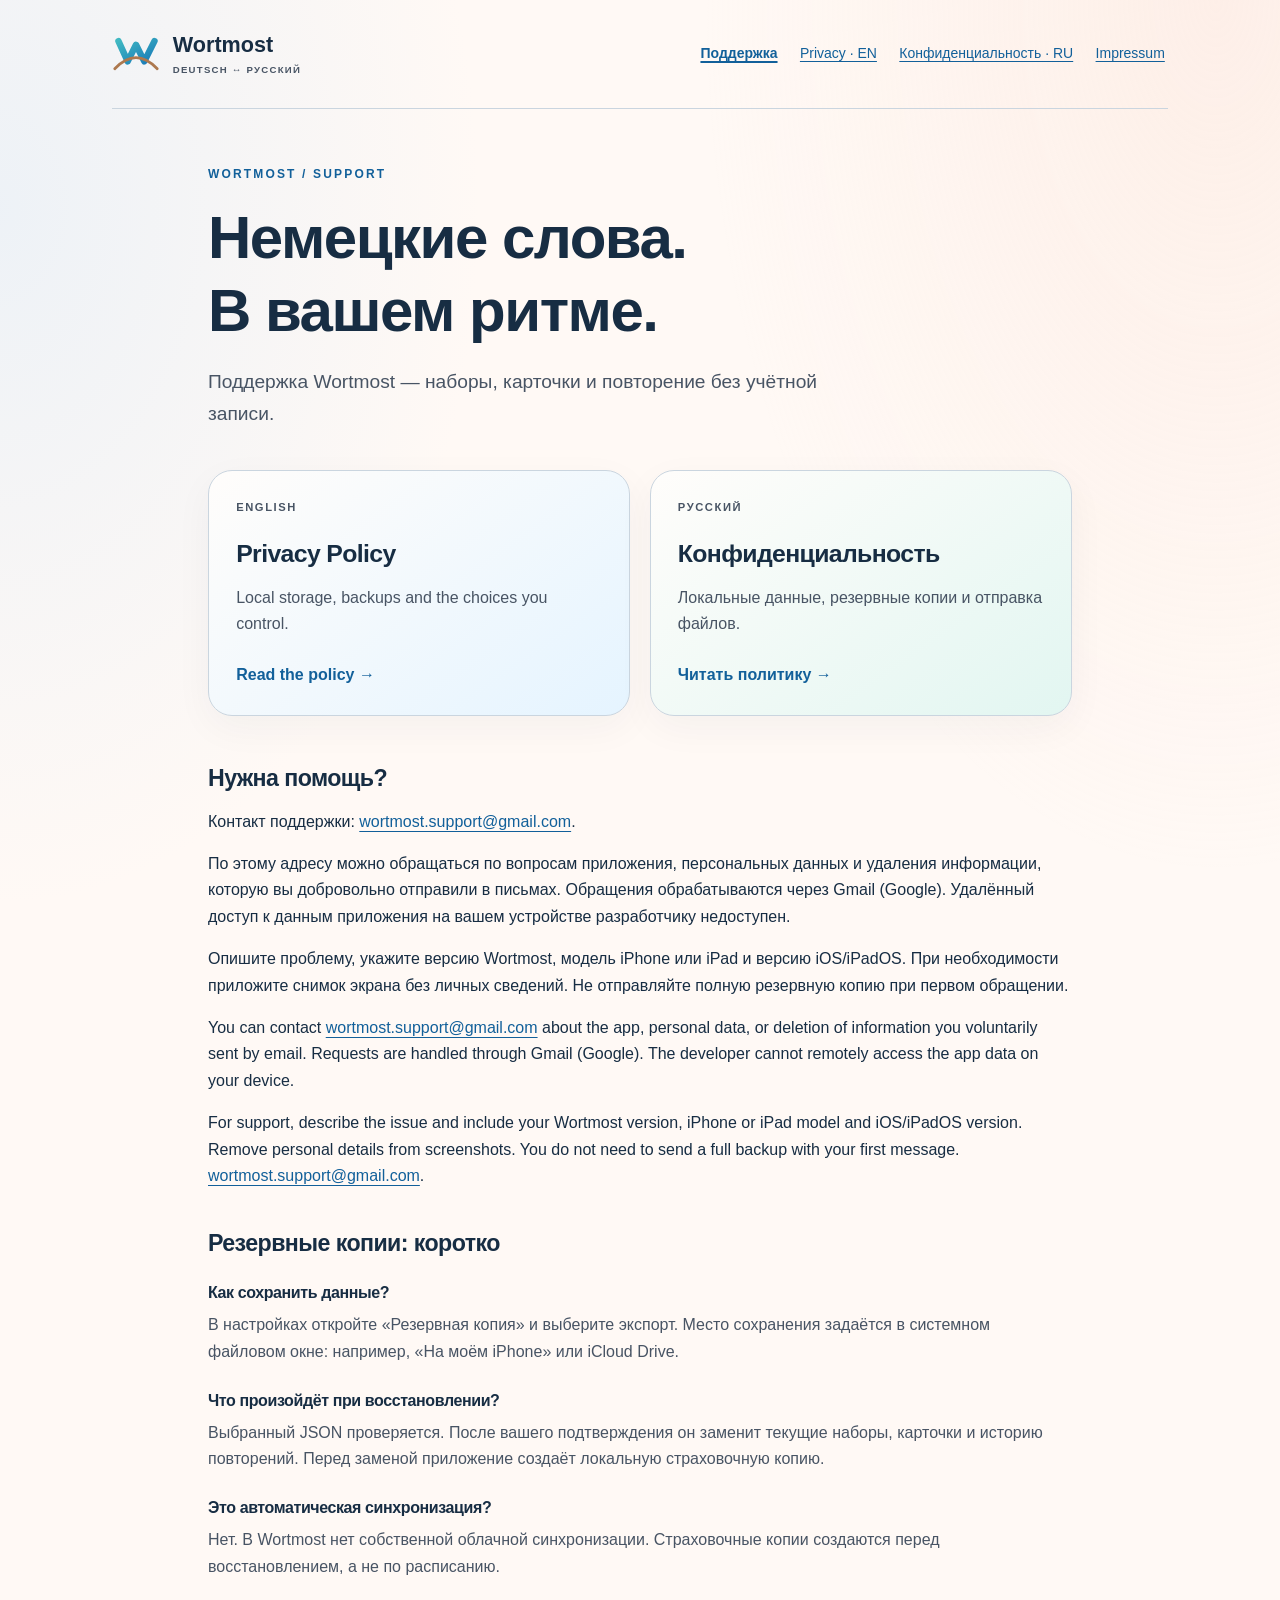
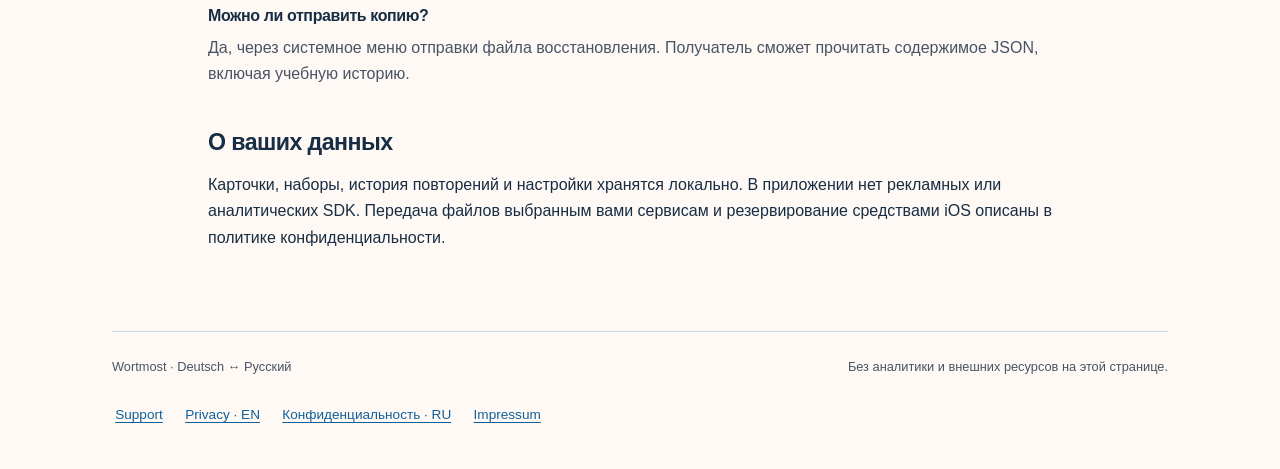
<file: index.html>
<!doctype html>
<html lang="ru"><head><meta charset="utf-8"><meta name="viewport" content="width=device-width, initial-scale=1"><meta name="color-scheme" content="light dark"><meta name="description" content="Поддержка Wortmost: помощь, резервные копии и политика конфиденциальности."><title>Поддержка — Wortmost</title><link rel="stylesheet" href="styles.css"></head>
<body><a class="skip" href="#main">К содержимому</a><header class="site-header"><a class="brand" href="index.html" aria-label="Wortmost — поддержка"><svg class="mark" viewBox="0 0 52 42" aria-hidden="true" focusable="false"><defs><linearGradient id="w" x2="1" y2="1"><stop stop-color="#40b8c2"/><stop offset="1" stop-color="#197bb8"/></linearGradient></defs><path d="M7 7 17 29 26 11 35 29 46 7" fill="none" stroke="url(#w)" stroke-width="7" stroke-linecap="round" stroke-linejoin="round"/><path d="M3 37 Q26 13 49 37" fill="none" stroke="#ad784e" stroke-width="3" stroke-linecap="round"/></svg><span>Wortmost<small>DEUTSCH ↔ РУССКИЙ</small></span></a><nav aria-label="Навигация"><a href="index.html" aria-current="page">Поддержка</a><a href="privacy.html">Privacy · EN</a><a href="privacy-ru.html">Конфиденциальность · RU</a><a href="impressum.html" lang="de">Impressum</a></nav></header>
<main id="main"><div class="eyebrow">WORTMOST / SUPPORT</div><h1>Немецкие слова.<br>В вашем ритме.</h1><p class="lead">Поддержка Wortmost — наборы, карточки и повторение без учётной записи.</p><div class="cards"><a class="card blue" href="privacy.html"><span class="tag">ENGLISH</span><h2>Privacy Policy</h2><p>Local storage, backups and the choices you control.</p><span aria-hidden="true">Read the policy →</span></a><a class="card mint" href="privacy-ru.html"><span class="tag">РУССКИЙ</span><h2>Конфиденциальность</h2><p>Локальные данные, резервные копии и отправка файлов.</p><span aria-hidden="true">Читать политику →</span></a></div><section><h2>Нужна помощь?</h2><p>Контакт поддержки: <a href="mailto:wortmost.support@gmail.com">wortmost.support@gmail.com</a>.</p><p>По этому адресу можно обращаться по вопросам приложения, персональных данных и удаления информации, которую вы добровольно отправили в письмах. Обращения обрабатываются через Gmail (Google). Удалённый доступ к данным приложения на вашем устройстве разработчику недоступен.</p><p>Опишите проблему, укажите версию Wortmost, модель iPhone или iPad и версию iOS/iPadOS. При необходимости приложите снимок экрана без личных сведений. Не отправляйте полную резервную копию при первом обращении.</p><p lang="en">You can contact <a href="mailto:wortmost.support@gmail.com">wortmost.support@gmail.com</a> about the app, personal data, or deletion of information you voluntarily sent by email. Requests are handled through Gmail (Google). The developer cannot remotely access the app data on your device.</p><p lang="en">For support, describe the issue and include your Wortmost version, iPhone or iPad model and iOS/iPadOS version. Remove personal details from screenshots. You do not need to send a full backup with your first message. <a href="mailto:wortmost.support@gmail.com">wortmost.support@gmail.com</a>.</p></section><section><h2>Резервные копии: коротко</h2><dl><dt>Как сохранить данные?</dt><dd>В настройках откройте «Резервная копия» и выберите экспорт. Место сохранения задаётся в системном файловом окне: например, «На моём iPhone» или iCloud Drive.</dd><dt>Что произойдёт при восстановлении?</dt><dd>Выбранный JSON проверяется. После вашего подтверждения он заменит текущие наборы, карточки и историю повторений. Перед заменой приложение создаёт локальную страховочную копию.</dd><dt>Это автоматическая синхронизация?</dt><dd>Нет. В Wortmost нет собственной облачной синхронизации. Страховочные копии создаются перед восстановлением, а не по расписанию.</dd><dt>Можно ли отправить копию?</dt><dd>Да, через системное меню отправки файла восстановления. Получатель сможет прочитать содержимое JSON, включая учебную историю.</dd></dl></section><section><h2>О ваших данных</h2><p>Карточки, наборы, история повторений и настройки хранятся локально. В приложении нет рекламных или аналитических SDK. Передача файлов выбранным вами сервисам и резервирование средствами iOS описаны в политике конфиденциальности.</p></section></main><footer><span>Wortmost · Deutsch ↔ Русский</span><span>Без аналитики и внешних ресурсов на этой странице.</span><nav aria-label="Footer"><a href="index.html">Support</a><a href="privacy.html">Privacy · EN</a><a href="privacy-ru.html">Конфиденциальность · RU</a><a href="impressum.html" lang="de">Impressum</a></nav></footer></body></html>
</file>
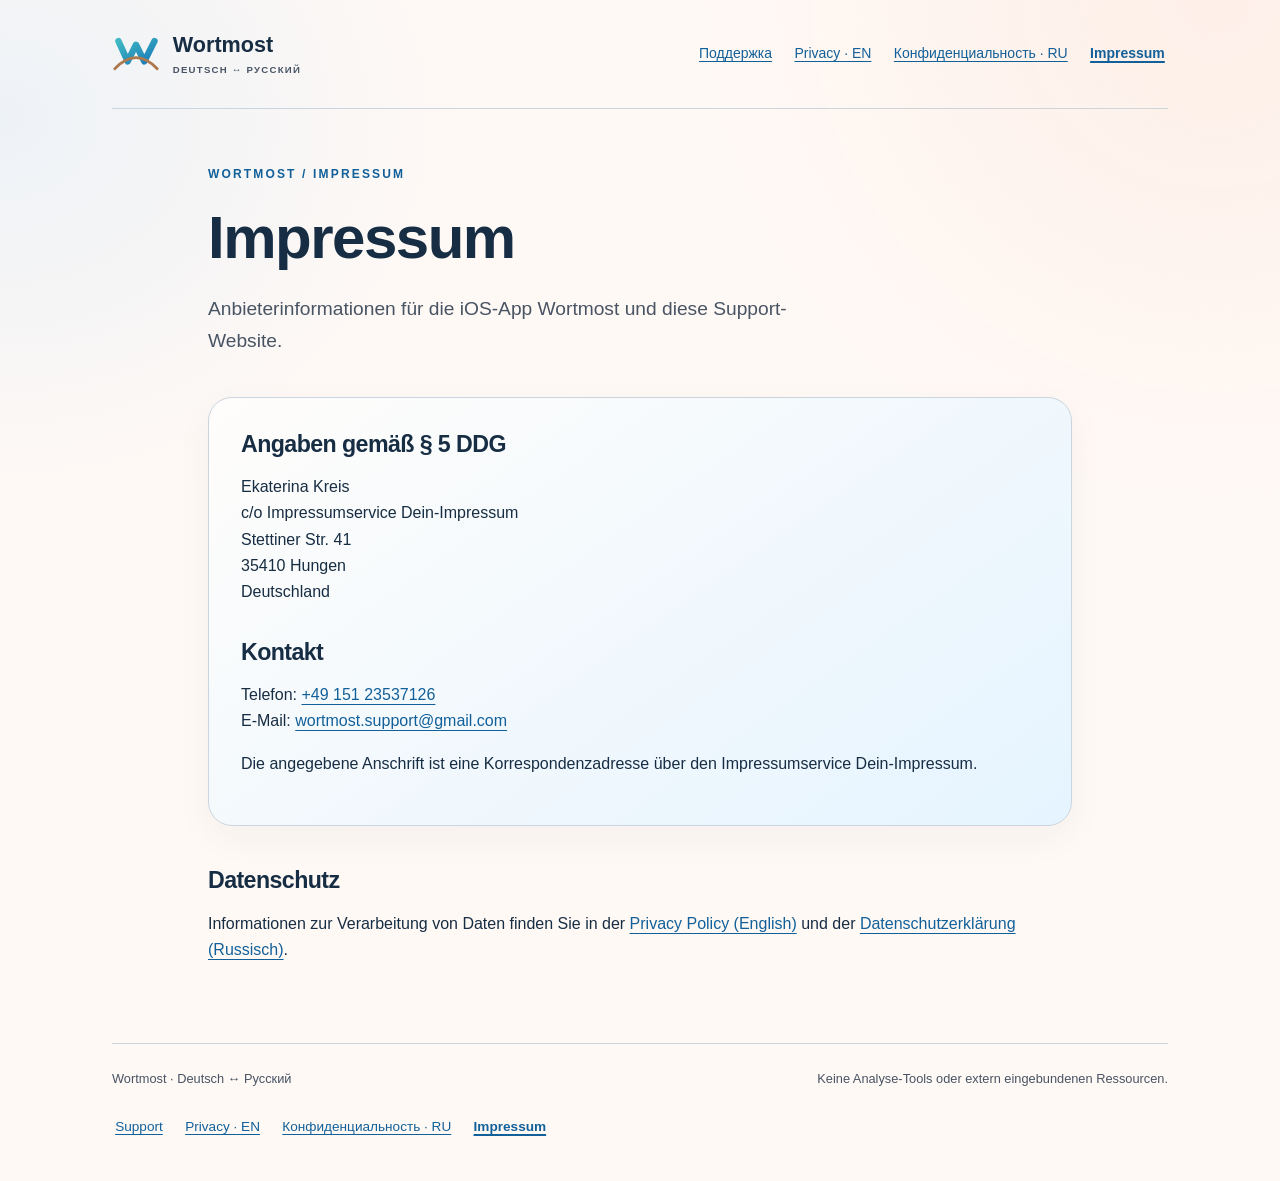
<file: impressum.html>
<!doctype html>
<html lang="de">
<head><meta charset="utf-8"><meta name="viewport" content="width=device-width, initial-scale=1"><meta name="color-scheme" content="light dark"><meta name="description" content="Impressum und Kontaktinformationen für Wortmost."><title>Impressum — Wortmost</title><link rel="stylesheet" href="styles.css"></head>
<body><a class="skip" href="#main">Zum Inhalt</a><header class="site-header"><a class="brand" href="index.html" aria-label="Wortmost — Support"><svg class="mark" viewBox="0 0 52 42" aria-hidden="true" focusable="false"><defs><linearGradient id="w" x2="1" y2="1"><stop stop-color="#40b8c2"/><stop offset="1" stop-color="#197bb8"/></linearGradient></defs><path d="M7 7 17 29 26 11 35 29 46 7" fill="none" stroke="url(#w)" stroke-width="7" stroke-linecap="round" stroke-linejoin="round"/><path d="M3 37 Q26 13 49 37" fill="none" stroke="#ad784e" stroke-width="3" stroke-linecap="round"/></svg><span>Wortmost<small>DEUTSCH ↔ РУССКИЙ</small></span></a><nav aria-label="Navigation"><a href="index.html" >Поддержка</a><a href="privacy.html">Privacy · EN</a><a href="privacy-ru.html">Конфиденциальность · RU</a><a href="impressum.html" lang="de" aria-current="page">Impressum</a></nav></header>
<main id="main"><div class="eyebrow">WORTMOST / IMPRESSUM</div><h1>Impressum</h1><p class="lead">Anbieterinformationen für die iOS-App Wortmost und diese Support-Website.</p>
<section class="imprint-panel"><h2>Angaben gemäß § 5 DDG</h2>
<address>Ekaterina Kreis<br>c/o Impressumservice Dein-Impressum<br>Stettiner Str. 41<br>35410 Hungen<br>Deutschland</address>
<h2>Kontakt</h2><p>Telefon: <a href="tel:+4915123537126">+49 151 23537126</a><br>E-Mail: <a href="mailto:wortmost.support@gmail.com">wortmost.support@gmail.com</a></p>
<p>Die angegebene Anschrift ist eine Korrespondenzadresse über den Impressumservice Dein-Impressum.</p></section>
<section><h2>Datenschutz</h2><p>Informationen zur Verarbeitung von Daten finden Sie in der <a href="privacy.html" lang="en">Privacy Policy (English)</a> und der <a href="privacy-ru.html" lang="ru">Datenschutzerklärung (Russisch)</a>.</p></section>
</main><footer><span>Wortmost · Deutsch ↔ Русский</span><span>Keine Analyse-Tools oder extern eingebundenen Ressourcen.</span><nav aria-label="Footer"><a href="index.html">Support</a><a href="privacy.html">Privacy · EN</a><a href="privacy-ru.html">Конфиденциальность · RU</a><a href="impressum.html" lang="de" aria-current="page">Impressum</a></nav></footer></body></html>
</file>
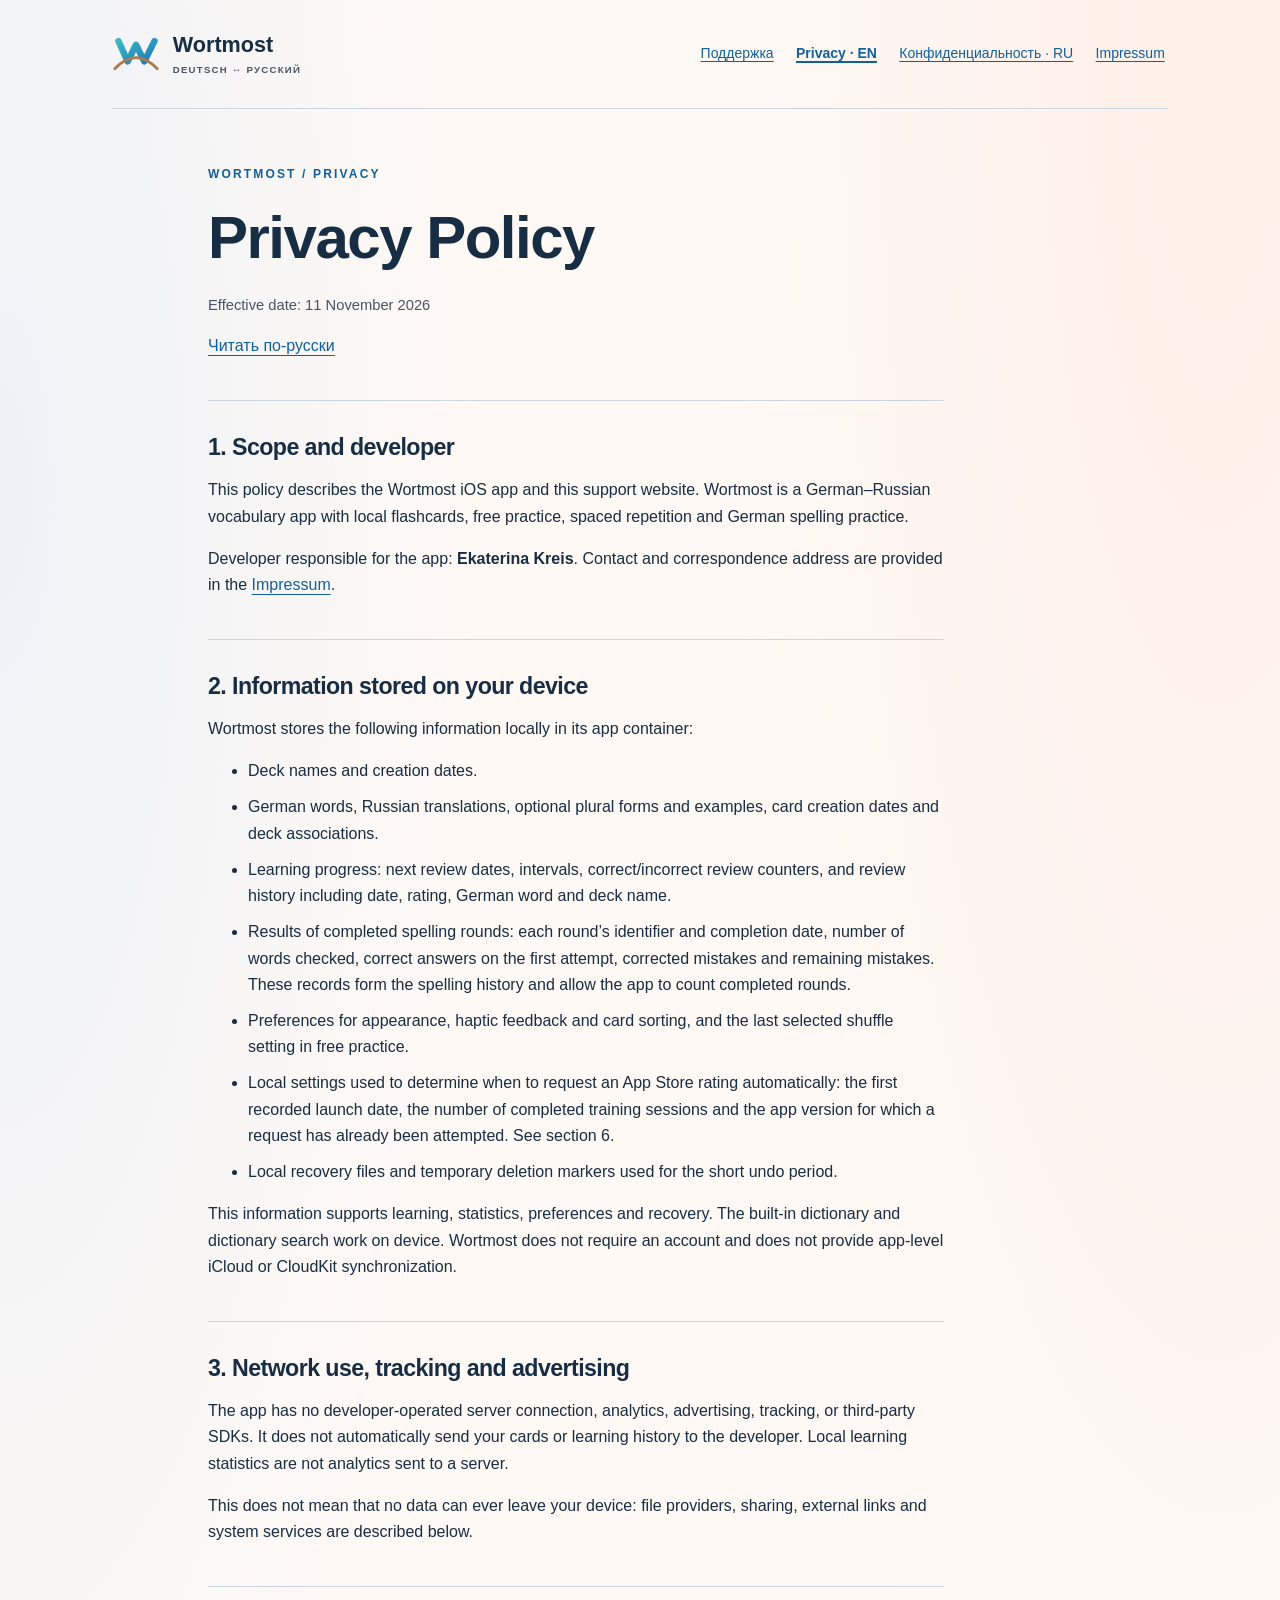
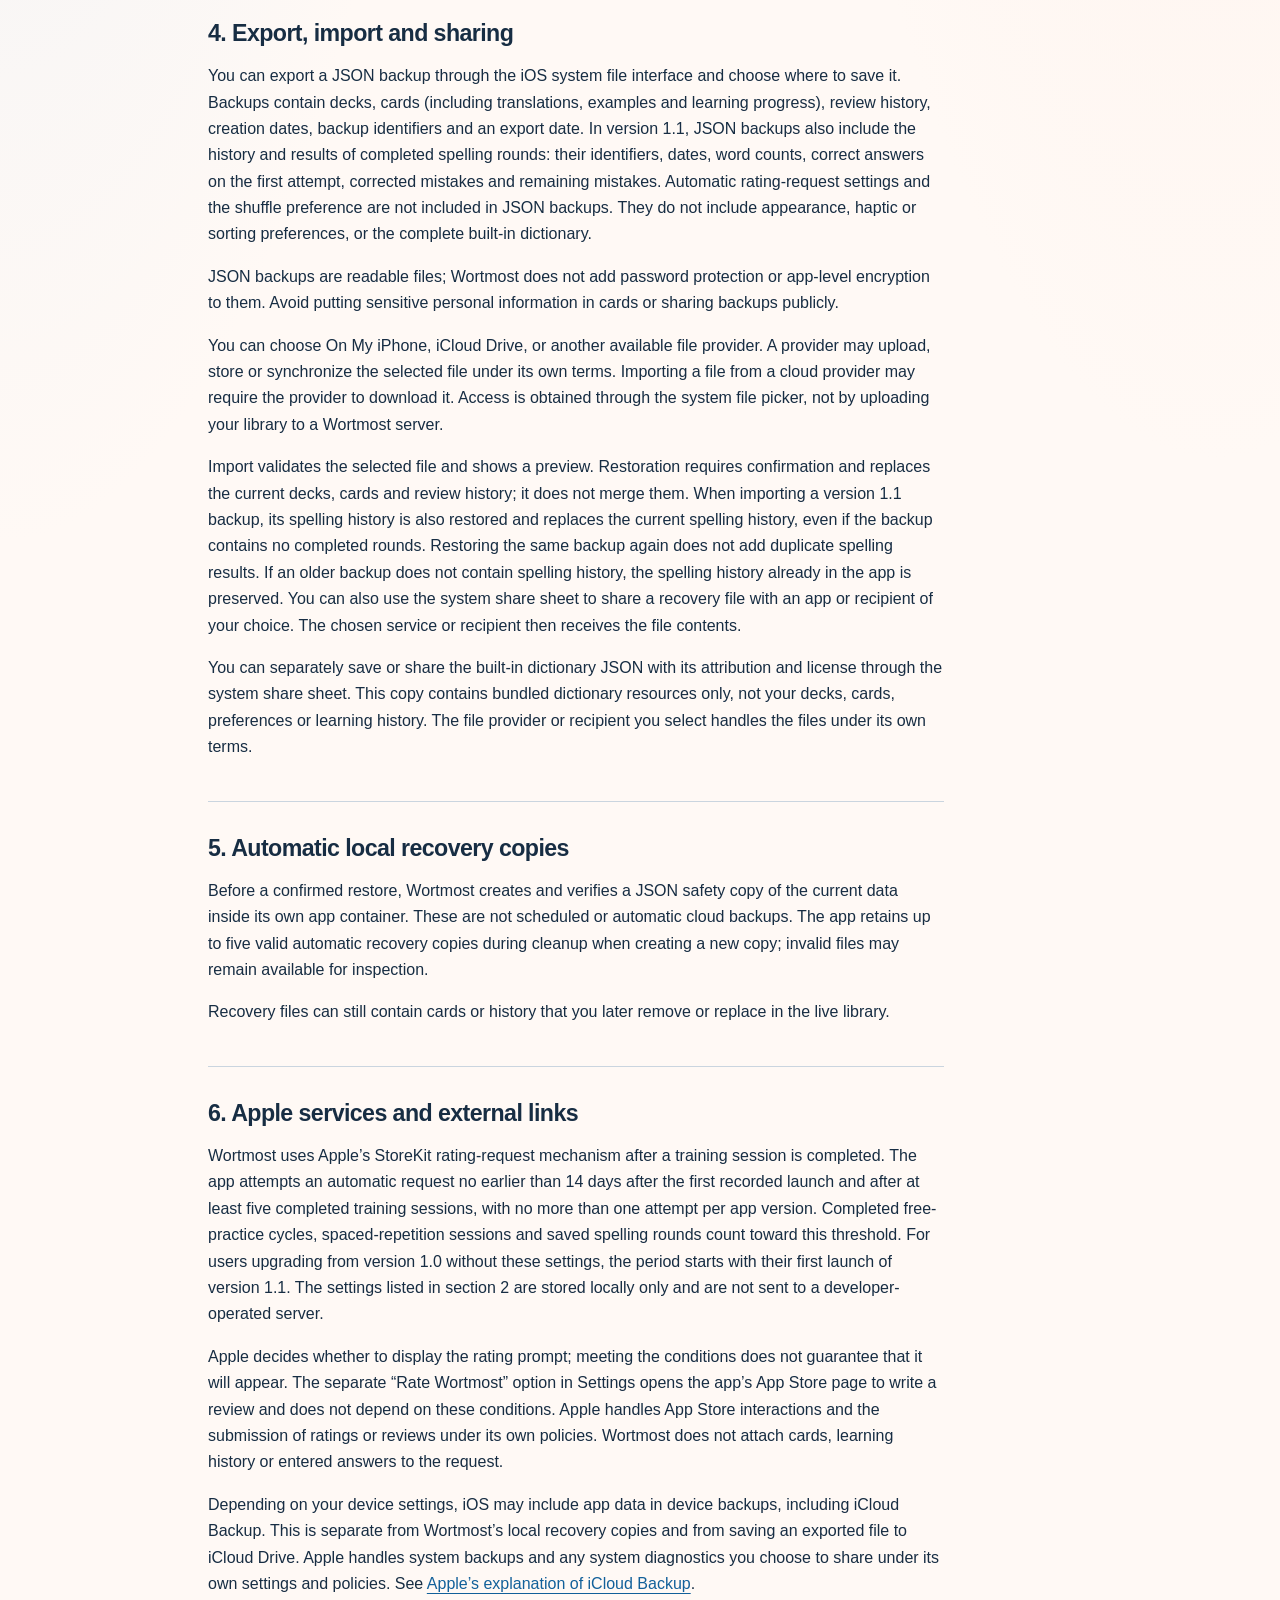
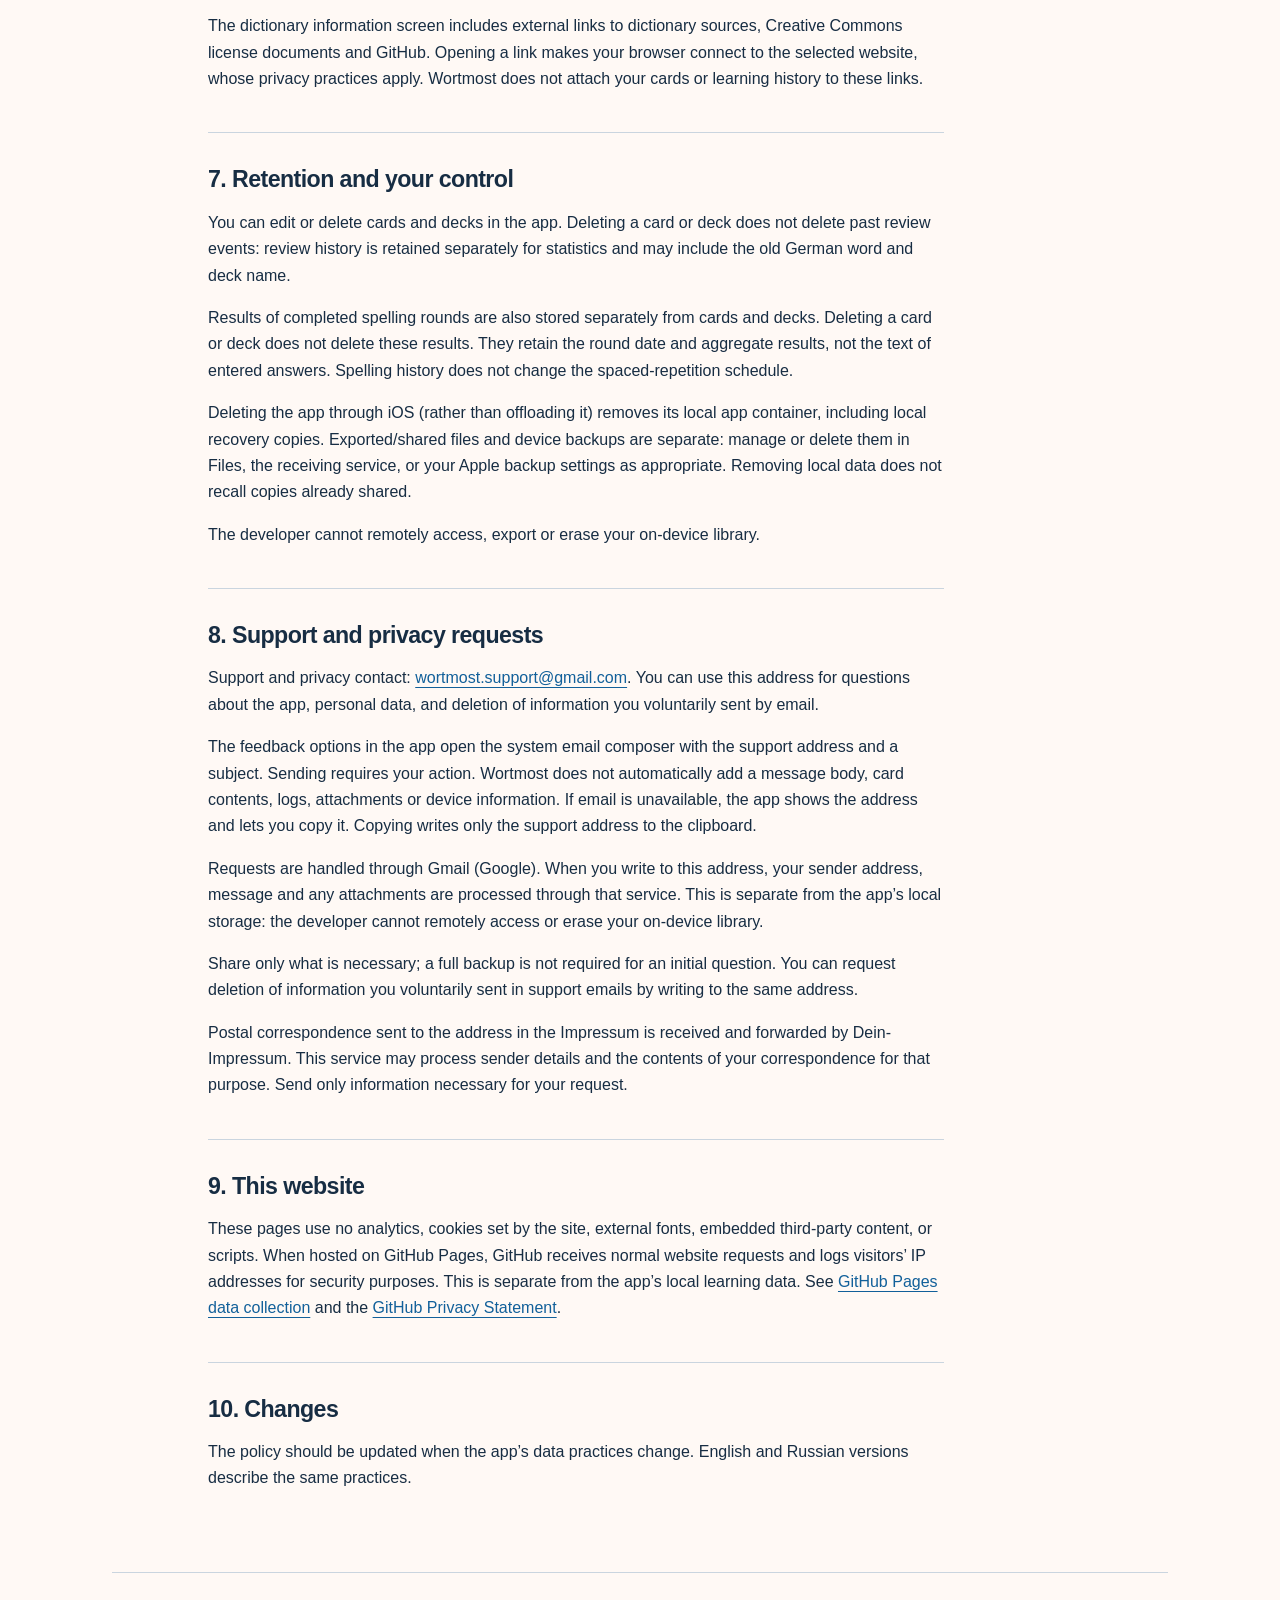
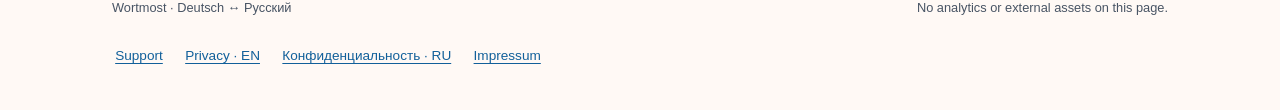
<file: privacy-en.html>
<!doctype html>
<html lang="en"><head><meta charset="utf-8"><meta name="viewport" content="width=device-width, initial-scale=1"><meta name="color-scheme" content="light dark"><meta name="description" content="How Wortmost stores learning data, handles backups and lets you control sharing."><title>Privacy Policy — Wortmost</title><link rel="stylesheet" href="styles.css"></head>
<body class="policy-page"><a class="skip" href="#main">Skip to content</a><header class="site-header"><a class="brand" href="index.html" aria-label="Wortmost — support"><svg class="mark" viewBox="0 0 52 42" aria-hidden="true" focusable="false"><defs><linearGradient id="w" x2="1" y2="1"><stop stop-color="#40b8c2"/><stop offset="1" stop-color="#197bb8"/></linearGradient></defs><path d="M7 7 17 29 26 11 35 29 46 7" fill="none" stroke="url(#w)" stroke-width="7" stroke-linecap="round" stroke-linejoin="round"/><path d="M3 37 Q26 13 49 37" fill="none" stroke="#ad784e" stroke-width="3" stroke-linecap="round"/></svg><span>Wortmost<small>DEUTSCH ↔ РУССКИЙ</small></span></a><nav aria-label="Navigation"><a href="index.html">Поддержка</a><a href="privacy.html" aria-current="page">Privacy · EN</a><a href="privacy-ru.html">Конфиденциальность · RU</a><a href="impressum.html" lang="de">Impressum</a></nav></header>
<main id="main"><div class="eyebrow">WORTMOST / PRIVACY</div><h1>Privacy Policy</h1><p class="meta">Effective date: <time datetime="2026-11-11">11 November 2026</time></p><p><a href="privacy-ru.html" lang="ru">Читать по-русски</a></p><div class="policy"><section id="scope"><h2>1. Scope and developer</h2><p>This policy describes the Wortmost iOS app and this support website. Wortmost is a German–Russian vocabulary app with local flashcards, free practice, spaced repetition and German spelling practice.</p><p>Developer responsible for the app: <strong>Ekaterina Kreis</strong>. Contact and correspondence address are provided in the <a href="impressum.html" lang="de">Impressum</a>.</p></section><section id="local"><h2>2. Information stored on your device</h2><p>Wortmost stores the following information locally in its app container:</p><ul><li>Deck names and creation dates.</li><li>German words, Russian translations, optional plural forms and examples, card creation dates and deck associations.</li><li>Learning progress: next review dates, intervals, correct/incorrect review counters, and review history including date, rating, German word and deck name.</li><li>Results of completed spelling rounds: each round’s identifier and completion date, number of words checked, correct answers on the first attempt, corrected mistakes and remaining mistakes. These records form the spelling history and allow the app to count completed rounds.</li><li>Preferences for appearance, haptic feedback and card sorting, and the last selected shuffle setting in free practice.</li><li>Local settings used to determine when to request an App Store rating automatically: the first recorded launch date, the number of completed training sessions and the app version for which a request has already been attempted. See section 6.</li><li>Local recovery files and temporary deletion markers used for the short undo period.</li></ul><p>This information supports learning, statistics, preferences and recovery. The built-in dictionary and dictionary search work on device. Wortmost does not require an account and does not provide app-level iCloud or CloudKit synchronization.</p></section><section id="collection"><h2>3. Network use, tracking and advertising</h2><p>The app has no developer-operated server connection, analytics, advertising, tracking, or third-party SDKs. It does not automatically send your cards or learning history to the developer. Local learning statistics are not analytics sent to a server.</p><p>This does not mean that no data can ever leave your device: file providers, sharing, external links and system services are described below.</p></section><section id="files"><h2>4. Export, import and sharing</h2><p>You can export a JSON backup through the iOS system file interface and choose where to save it. Backups contain decks, cards (including translations, examples and learning progress), review history, creation dates, backup identifiers and an export date. In version 1.1, JSON backups also include the history and results of completed spelling rounds: their identifiers, dates, word counts, correct answers on the first attempt, corrected mistakes and remaining mistakes. Automatic rating-request settings and the shuffle preference are not included in JSON backups. They do not include appearance, haptic or sorting preferences, or the complete built-in dictionary.</p><p>JSON backups are readable files; Wortmost does not add password protection or app-level encryption to them. Avoid putting sensitive personal information in cards or sharing backups publicly.</p><p>You can choose On My iPhone, iCloud Drive, or another available file provider. A provider may upload, store or synchronize the selected file under its own terms. Importing a file from a cloud provider may require the provider to download it. Access is obtained through the system file picker, not by uploading your library to a Wortmost server.</p><p>Import validates the selected file and shows a preview. Restoration requires confirmation and replaces the current decks, cards and review history; it does not merge them. When importing a version 1.1 backup, its spelling history is also restored and replaces the current spelling history, even if the backup contains no completed rounds. Restoring the same backup again does not add duplicate spelling results. If an older backup does not contain spelling history, the spelling history already in the app is preserved. You can also use the system share sheet to share a recovery file with an app or recipient of your choice. The chosen service or recipient then receives the file contents.</p><p>You can separately save or share the built-in dictionary JSON with its attribution and license through the system share sheet. This copy contains bundled dictionary resources only, not your decks, cards, preferences or learning history. The file provider or recipient you select handles the files under its own terms.</p></section><section id="recovery"><h2>5. Automatic local recovery copies</h2><p>Before a confirmed restore, Wortmost creates and verifies a JSON safety copy of the current data inside its own app container. These are not scheduled or automatic cloud backups. The app retains up to five valid automatic recovery copies during cleanup when creating a new copy; invalid files may remain available for inspection.</p><p>Recovery files can still contain cards or history that you later remove or replace in the live library.</p></section><section id="system"><h2>6. Apple services and external links</h2><p>Wortmost uses Apple’s StoreKit rating-request mechanism after a training session is completed. The app attempts an automatic request no earlier than 14 days after the first recorded launch and after at least five completed training sessions, with no more than one attempt per app version. Completed free-practice cycles, spaced-repetition sessions and saved spelling rounds count toward this threshold. For users upgrading from version 1.0 without these settings, the period starts with their first launch of version 1.1. The settings listed in section 2 are stored locally only and are not sent to a developer-operated server.</p><p>Apple decides whether to display the rating prompt; meeting the conditions does not guarantee that it will appear. The separate “Rate Wortmost” option in Settings opens the app’s App Store page to write a review and does not depend on these conditions. Apple handles App Store interactions and the submission of ratings or reviews under its own policies. Wortmost does not attach cards, learning history or entered answers to the request.</p><p>Depending on your device settings, iOS may include app data in device backups, including iCloud Backup. This is separate from Wortmost’s local recovery copies and from saving an exported file to iCloud Drive. Apple handles system backups and any system diagnostics you choose to share under its own settings and policies. See <a href="https://support.apple.com/en-us/108770" rel="noreferrer">Apple’s explanation of iCloud Backup</a>.</p><p>The dictionary information screen includes external links to dictionary sources, Creative Commons license documents and GitHub. Opening a link makes your browser connect to the selected website, whose privacy practices apply. Wortmost does not attach your cards or learning history to these links.</p></section><section id="retention"><h2>7. Retention and your control</h2><p>You can edit or delete cards and decks in the app. Deleting a card or deck does not delete past review events: review history is retained separately for statistics and may include the old German word and deck name.</p><p>Results of completed spelling rounds are also stored separately from cards and decks. Deleting a card or deck does not delete these results. They retain the round date and aggregate results, not the text of entered answers. Spelling history does not change the spaced-repetition schedule.</p><p>Deleting the app through iOS (rather than offloading it) removes its local app container, including local recovery copies. Exported/shared files and device backups are separate: manage or delete them in Files, the receiving service, or your Apple backup settings as appropriate. Removing local data does not recall copies already shared.</p><p>The developer cannot remotely access, export or erase your on-device library.</p></section><section id="support"><h2>8. Support and privacy requests</h2><p>Support and privacy contact: <a href="mailto:wortmost.support@gmail.com">wortmost.support@gmail.com</a>. You can use this address for questions about the app, personal data, and deletion of information you voluntarily sent by email.</p><p>The feedback options in the app open the system email composer with the support address and a subject. Sending requires your action. Wortmost does not automatically add a message body, card contents, logs, attachments or device information. If email is unavailable, the app shows the address and lets you copy it. Copying writes only the support address to the clipboard.</p><p>Requests are handled through Gmail (Google). When you write to this address, your sender address, message and any attachments are processed through that service. This is separate from the app’s local storage: the developer cannot remotely access or erase your on-device library.</p><p>Share only what is necessary; a full backup is not required for an initial question. You can request deletion of information you voluntarily sent in support emails by writing to the same address.</p><p>Postal correspondence sent to the address in the Impressum is received and forwarded by Dein-Impressum. This service may process sender details and the contents of your correspondence for that purpose. Send only information necessary for your request.</p></section><section id="website"><h2>9. This website</h2><p>These pages use no analytics, cookies set by the site, external fonts, embedded third-party content, or scripts. When hosted on GitHub Pages, GitHub receives normal website requests and logs visitors’ IP addresses for security purposes. This is separate from the app’s local learning data. See <a href="https://docs.github.com/en/pages/getting-started-with-github-pages/what-is-github-pages#data-collection" rel="noreferrer">GitHub Pages data collection</a> and the <a href="https://docs.github.com/en/site-policy/privacy-policies/github-general-privacy-statement" rel="noreferrer">GitHub Privacy Statement</a>.</p></section><section id="changes"><h2>10. Changes</h2><p>The policy should be updated when the app’s data practices change. English and Russian versions describe the same practices.</p></section></div></main><footer><span>Wortmost · Deutsch ↔ Русский</span><span>No analytics or external assets on this page.</span><nav aria-label="Footer"><a href="index.html">Support</a><a href="privacy.html">Privacy · EN</a><a href="privacy-ru.html">Конфиденциальность · RU</a><a href="impressum.html" lang="de">Impressum</a></nav></footer></body></html>
</file>
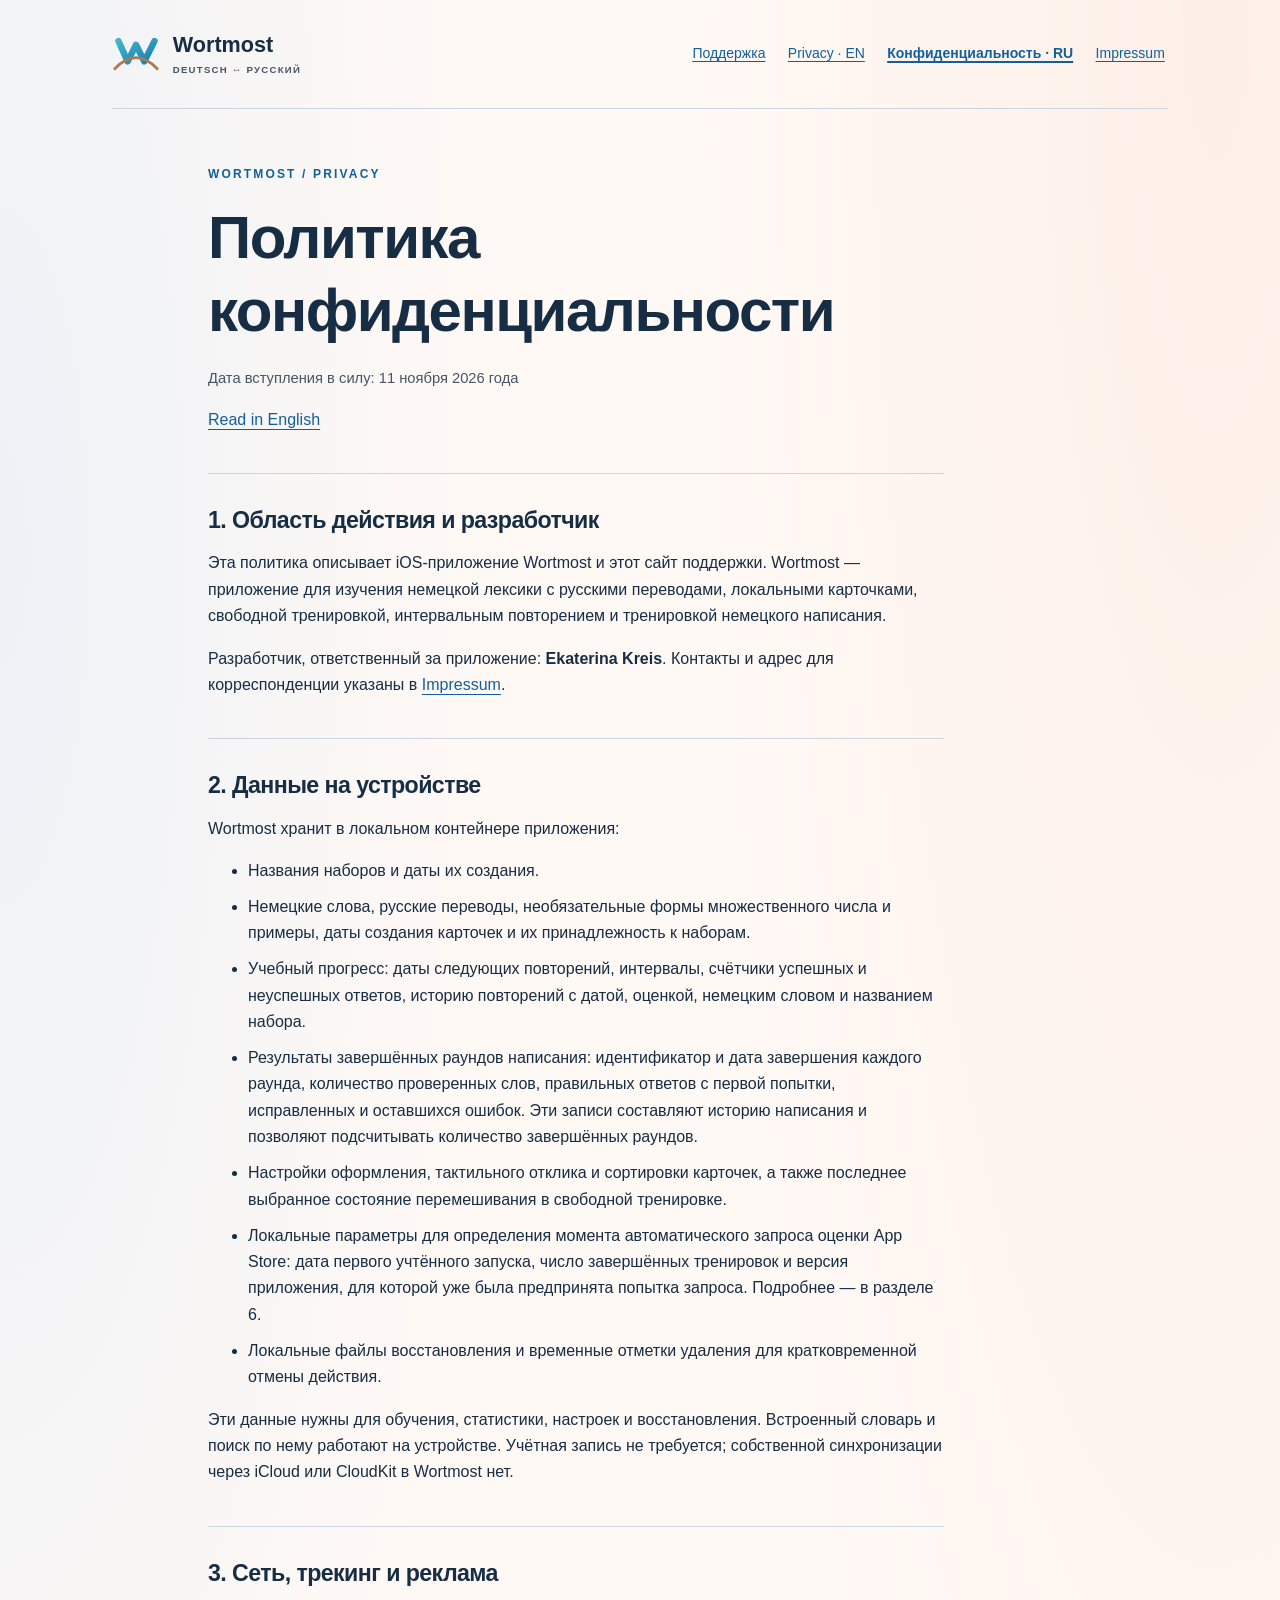
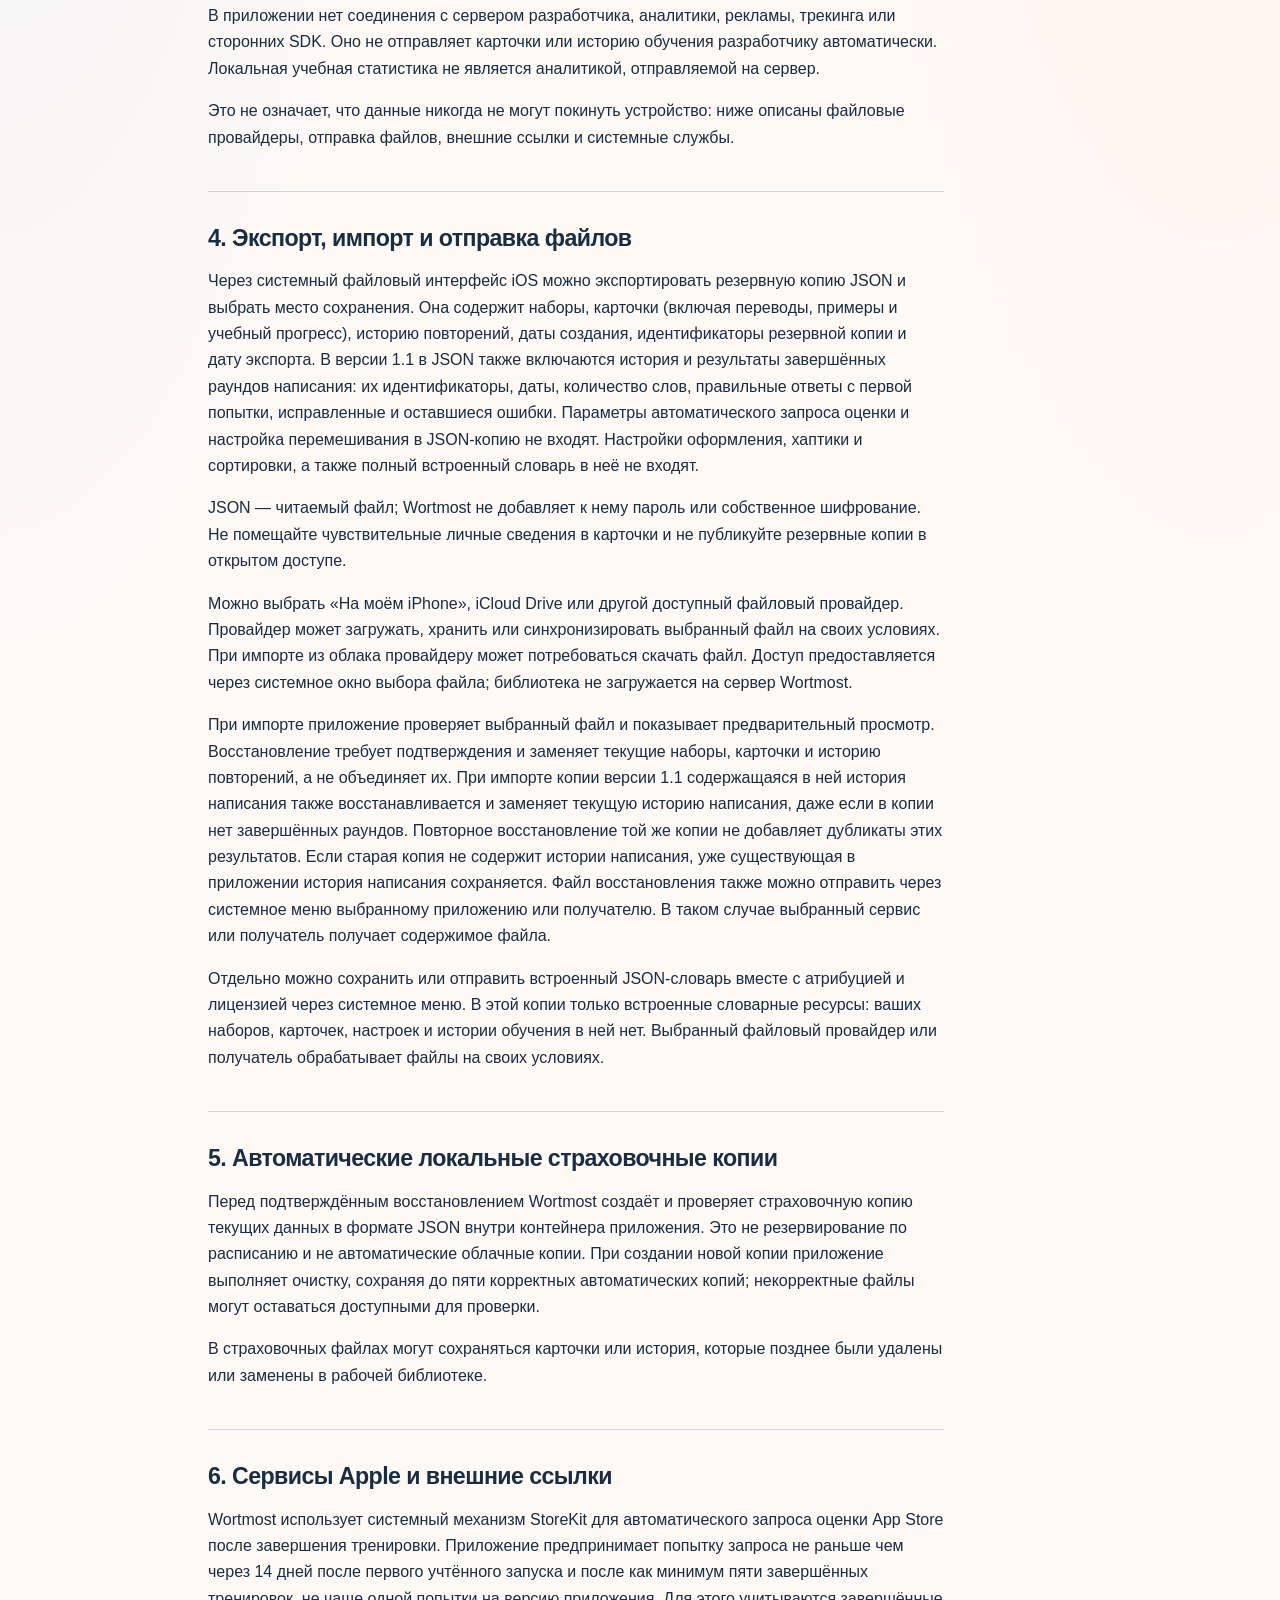
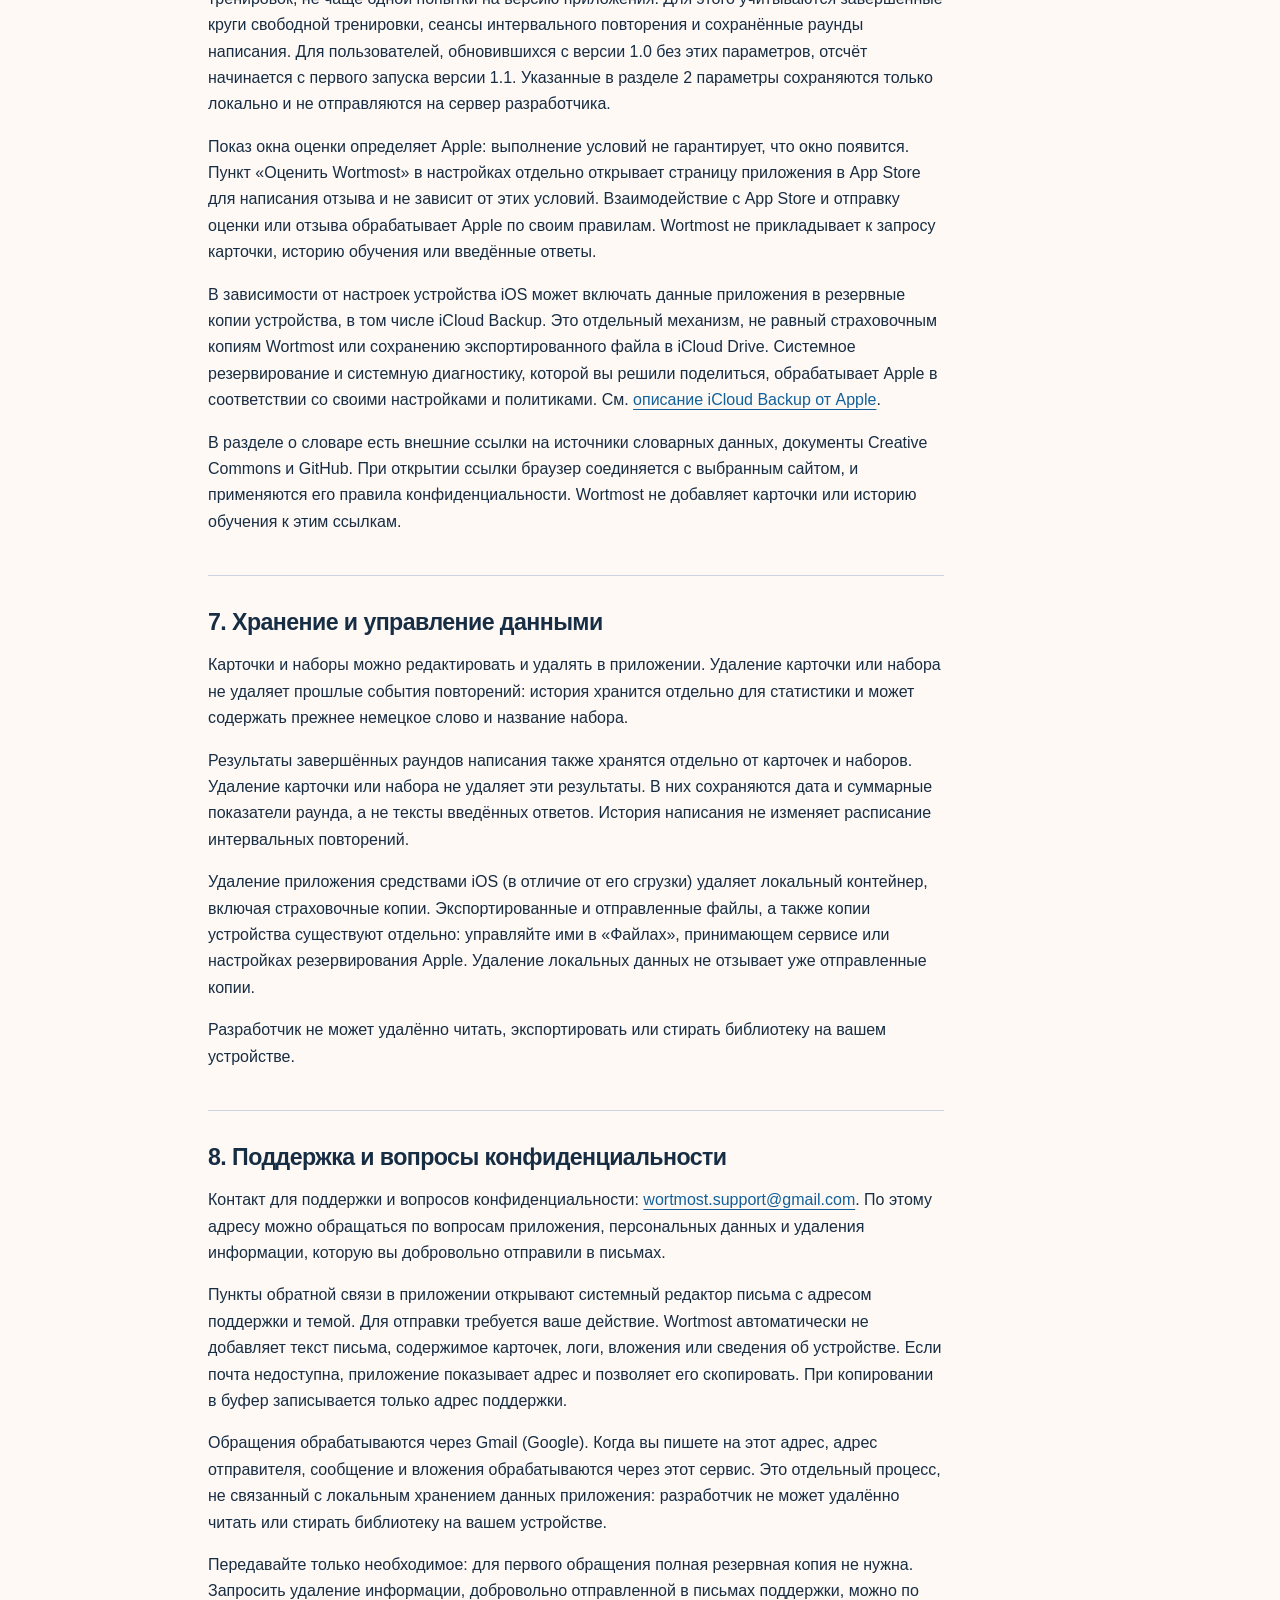
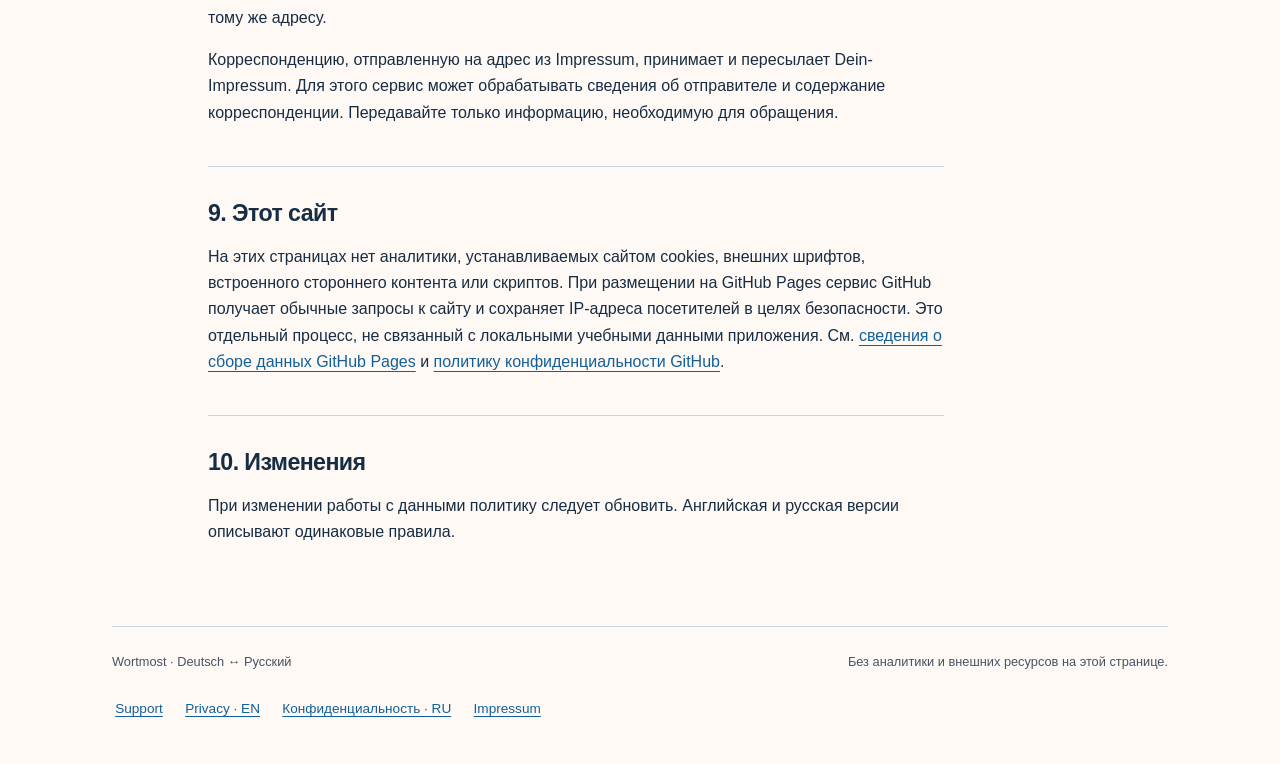
<file: privacy-ru.html>
<!doctype html>
<html lang="ru"><head><meta charset="utf-8"><meta name="viewport" content="width=device-width, initial-scale=1"><meta name="color-scheme" content="light dark"><meta name="description" content="Как Wortmost хранит учебные данные, работает с резервными копиями и отправкой файлов."><title>Политика конфиденциальности — Wortmost</title><link rel="stylesheet" href="styles.css"></head>
<body class="policy-page"><a class="skip" href="#main">К содержимому</a><header class="site-header"><a class="brand" href="index.html" aria-label="Wortmost — поддержка"><svg class="mark" viewBox="0 0 52 42" aria-hidden="true" focusable="false"><defs><linearGradient id="w" x2="1" y2="1"><stop stop-color="#40b8c2"/><stop offset="1" stop-color="#197bb8"/></linearGradient></defs><path d="M7 7 17 29 26 11 35 29 46 7" fill="none" stroke="url(#w)" stroke-width="7" stroke-linecap="round" stroke-linejoin="round"/><path d="M3 37 Q26 13 49 37" fill="none" stroke="#ad784e" stroke-width="3" stroke-linecap="round"/></svg><span>Wortmost<small>DEUTSCH ↔ РУССКИЙ</small></span></a><nav aria-label="Навигация"><a href="index.html">Поддержка</a><a href="privacy.html">Privacy · EN</a><a href="privacy-ru.html" aria-current="page">Конфиденциальность · RU</a><a href="impressum.html" lang="de">Impressum</a></nav></header>
<main id="main"><div class="eyebrow">WORTMOST / PRIVACY</div><h1>Политика конфиденциальности</h1><p class="meta">Дата вступления в силу: <time datetime="2026-11-11">11 ноября 2026 года</time></p><p><a href="privacy.html" lang="en">Read in English</a></p><div class="policy"><section id="scope"><h2>1. Область действия и разработчик</h2><p>Эта политика описывает iOS-приложение Wortmost и этот сайт поддержки. Wortmost — приложение для изучения немецкой лексики с русскими переводами, локальными карточками, свободной тренировкой, интервальным повторением и тренировкой немецкого написания.</p><p>Разработчик, ответственный за приложение: <strong>Ekaterina Kreis</strong>. Контакты и адрес для корреспонденции указаны в <a href="impressum.html" lang="de">Impressum</a>.</p></section><section id="local"><h2>2. Данные на устройстве</h2><p>Wortmost хранит в локальном контейнере приложения:</p><ul><li>Названия наборов и даты их создания.</li><li>Немецкие слова, русские переводы, необязательные формы множественного числа и примеры, даты создания карточек и их принадлежность к наборам.</li><li>Учебный прогресс: даты следующих повторений, интервалы, счётчики успешных и неуспешных ответов, историю повторений с датой, оценкой, немецким словом и названием набора.</li><li>Результаты завершённых раундов написания: идентификатор и дата завершения каждого раунда, количество проверенных слов, правильных ответов с первой попытки, исправленных и оставшихся ошибок. Эти записи составляют историю написания и позволяют подсчитывать количество завершённых раундов.</li><li>Настройки оформления, тактильного отклика и сортировки карточек, а также последнее выбранное состояние перемешивания в свободной тренировке.</li><li>Локальные параметры для определения момента автоматического запроса оценки App Store: дата первого учтённого запуска, число завершённых тренировок и версия приложения, для которой уже была предпринята попытка запроса. Подробнее — в разделе 6.</li><li>Локальные файлы восстановления и временные отметки удаления для кратковременной отмены действия.</li></ul><p>Эти данные нужны для обучения, статистики, настроек и восстановления. Встроенный словарь и поиск по нему работают на устройстве. Учётная запись не требуется; собственной синхронизации через iCloud или CloudKit в Wortmost нет.</p></section><section id="collection"><h2>3. Сеть, трекинг и реклама</h2><p>В приложении нет соединения с сервером разработчика, аналитики, рекламы, трекинга или сторонних SDK. Оно не отправляет карточки или историю обучения разработчику автоматически. Локальная учебная статистика не является аналитикой, отправляемой на сервер.</p><p>Это не означает, что данные никогда не могут покинуть устройство: ниже описаны файловые провайдеры, отправка файлов, внешние ссылки и системные службы.</p></section><section id="files"><h2>4. Экспорт, импорт и отправка файлов</h2><p>Через системный файловый интерфейс iOS можно экспортировать резервную копию JSON и выбрать место сохранения. Она содержит наборы, карточки (включая переводы, примеры и учебный прогресс), историю повторений, даты создания, идентификаторы резервной копии и дату экспорта. В версии 1.1 в JSON также включаются история и результаты завершённых раундов написания: их идентификаторы, даты, количество слов, правильные ответы с первой попытки, исправленные и оставшиеся ошибки. Параметры автоматического запроса оценки и настройка перемешивания в JSON-копию не входят. Настройки оформления, хаптики и сортировки, а также полный встроенный словарь в неё не входят.</p><p>JSON — читаемый файл; Wortmost не добавляет к нему пароль или собственное шифрование. Не помещайте чувствительные личные сведения в карточки и не публикуйте резервные копии в открытом доступе.</p><p>Можно выбрать «На моём iPhone», iCloud Drive или другой доступный файловый провайдер. Провайдер может загружать, хранить или синхронизировать выбранный файл на своих условиях. При импорте из облака провайдеру может потребоваться скачать файл. Доступ предоставляется через системное окно выбора файла; библиотека не загружается на сервер Wortmost.</p><p>При импорте приложение проверяет выбранный файл и показывает предварительный просмотр. Восстановление требует подтверждения и заменяет текущие наборы, карточки и историю повторений, а не объединяет их. При импорте копии версии 1.1 содержащаяся в ней история написания также восстанавливается и заменяет текущую историю написания, даже если в копии нет завершённых раундов. Повторное восстановление той же копии не добавляет дубликаты этих результатов. Если старая копия не содержит истории написания, уже существующая в приложении история написания сохраняется. Файл восстановления также можно отправить через системное меню выбранному приложению или получателю. В таком случае выбранный сервис или получатель получает содержимое файла.</p><p>Отдельно можно сохранить или отправить встроенный JSON-словарь вместе с атрибуцией и лицензией через системное меню. В этой копии только встроенные словарные ресурсы: ваших наборов, карточек, настроек и истории обучения в ней нет. Выбранный файловый провайдер или получатель обрабатывает файлы на своих условиях.</p></section><section id="recovery"><h2>5. Автоматические локальные страховочные копии</h2><p>Перед подтверждённым восстановлением Wortmost создаёт и проверяет страховочную копию текущих данных в формате JSON внутри контейнера приложения. Это не резервирование по расписанию и не автоматические облачные копии. При создании новой копии приложение выполняет очистку, сохраняя до пяти корректных автоматических копий; некорректные файлы могут оставаться доступными для проверки.</p><p>В страховочных файлах могут сохраняться карточки или история, которые позднее были удалены или заменены в рабочей библиотеке.</p></section><section id="system"><h2>6. Сервисы Apple и внешние ссылки</h2><p>Wortmost использует системный механизм StoreKit для автоматического запроса оценки App Store после завершения тренировки. Приложение предпринимает попытку запроса не раньше чем через 14 дней после первого учтённого запуска и после как минимум пяти завершённых тренировок, не чаще одной попытки на версию приложения. Для этого учитываются завершённые круги свободной тренировки, сеансы интервального повторения и сохранённые раунды написания. Для пользователей, обновившихся с версии 1.0 без этих параметров, отсчёт начинается с первого запуска версии 1.1. Указанные в разделе 2 параметры сохраняются только локально и не отправляются на сервер разработчика.</p><p>Показ окна оценки определяет Apple: выполнение условий не гарантирует, что окно появится. Пункт «Оценить Wortmost» в настройках отдельно открывает страницу приложения в App Store для написания отзыва и не зависит от этих условий. Взаимодействие с App Store и отправку оценки или отзыва обрабатывает Apple по своим правилам. Wortmost не прикладывает к запросу карточки, историю обучения или введённые ответы.</p><p>В зависимости от настроек устройства iOS может включать данные приложения в резервные копии устройства, в том числе iCloud Backup. Это отдельный механизм, не равный страховочным копиям Wortmost или сохранению экспортированного файла в iCloud Drive. Системное резервирование и системную диагностику, которой вы решили поделиться, обрабатывает Apple в соответствии со своими настройками и политиками. См. <a href="https://support.apple.com/en-us/108770" rel="noreferrer">описание iCloud Backup от Apple</a>.</p><p>В разделе о словаре есть внешние ссылки на источники словарных данных, документы Creative Commons и GitHub. При открытии ссылки браузер соединяется с выбранным сайтом, и применяются его правила конфиденциальности. Wortmost не добавляет карточки или историю обучения к этим ссылкам.</p></section><section id="retention"><h2>7. Хранение и управление данными</h2><p>Карточки и наборы можно редактировать и удалять в приложении. Удаление карточки или набора не удаляет прошлые события повторений: история хранится отдельно для статистики и может содержать прежнее немецкое слово и название набора.</p><p>Результаты завершённых раундов написания также хранятся отдельно от карточек и наборов. Удаление карточки или набора не удаляет эти результаты. В них сохраняются дата и суммарные показатели раунда, а не тексты введённых ответов. История написания не изменяет расписание интервальных повторений.</p><p>Удаление приложения средствами iOS (в отличие от его сгрузки) удаляет локальный контейнер, включая страховочные копии. Экспортированные и отправленные файлы, а также копии устройства существуют отдельно: управляйте ими в «Файлах», принимающем сервисе или настройках резервирования Apple. Удаление локальных данных не отзывает уже отправленные копии.</p><p>Разработчик не может удалённо читать, экспортировать или стирать библиотеку на вашем устройстве.</p></section><section id="support"><h2>8. Поддержка и вопросы конфиденциальности</h2><p>Контакт для поддержки и вопросов конфиденциальности: <a href="mailto:wortmost.support@gmail.com">wortmost.support@gmail.com</a>. По этому адресу можно обращаться по вопросам приложения, персональных данных и удаления информации, которую вы добровольно отправили в письмах.</p><p>Пункты обратной связи в приложении открывают системный редактор письма с адресом поддержки и темой. Для отправки требуется ваше действие. Wortmost автоматически не добавляет текст письма, содержимое карточек, логи, вложения или сведения об устройстве. Если почта недоступна, приложение показывает адрес и позволяет его скопировать. При копировании в буфер записывается только адрес поддержки.</p><p>Обращения обрабатываются через Gmail (Google). Когда вы пишете на этот адрес, адрес отправителя, сообщение и вложения обрабатываются через этот сервис. Это отдельный процесс, не связанный с локальным хранением данных приложения: разработчик не может удалённо читать или стирать библиотеку на вашем устройстве.</p><p>Передавайте только необходимое: для первого обращения полная резервная копия не нужна. Запросить удаление информации, добровольно отправленной в письмах поддержки, можно по тому же адресу.</p><p>Корреспонденцию, отправленную на адрес из Impressum, принимает и пересылает Dein-Impressum. Для этого сервис может обрабатывать сведения об отправителе и содержание корреспонденции. Передавайте только информацию, необходимую для обращения.</p></section><section id="website"><h2>9. Этот сайт</h2><p>На этих страницах нет аналитики, устанавливаемых сайтом cookies, внешних шрифтов, встроенного стороннего контента или скриптов. При размещении на GitHub Pages сервис GitHub получает обычные запросы к сайту и сохраняет IP-адреса посетителей в целях безопасности. Это отдельный процесс, не связанный с локальными учебными данными приложения. См. <a href="https://docs.github.com/en/pages/getting-started-with-github-pages/what-is-github-pages#data-collection" rel="noreferrer">сведения о сборе данных GitHub Pages</a> и <a href="https://docs.github.com/en/site-policy/privacy-policies/github-general-privacy-statement" rel="noreferrer">политику конфиденциальности GitHub</a>.</p></section><section id="changes"><h2>10. Изменения</h2><p>При изменении работы с данными политику следует обновить. Английская и русская версии описывают одинаковые правила.</p></section></div></main><footer><span>Wortmost · Deutsch ↔ Русский</span><span>Без аналитики и внешних ресурсов на этой странице.</span><nav aria-label="Footer"><a href="index.html">Support</a><a href="privacy.html">Privacy · EN</a><a href="privacy-ru.html">Конфиденциальность · RU</a><a href="impressum.html" lang="de">Impressum</a></nav></footer></body></html>
</file>
<file: styles.css>
:root{color-scheme:light dark;--bg:#fff9f5;--ink:#172d43;--muted:#485464;--link:#12609a;--line:#cad5df;--panel:#fffdfb;--blue:#e5f4ff;--mint:#e2f6f1;--notice:#fff0d7;--notice-ink:#67451a;--focus:#12609a;--shadow:0 12px 38px #172d430b}*{box-sizing:border-box}html{font-family:-apple-system,BlinkMacSystemFont,"Segoe UI",sans-serif;line-height:1.65;-webkit-text-size-adjust:100%;background:var(--bg);color:var(--ink)}body{margin:0;background:radial-gradient(ellipse at 95% 0%,#fbe0d466,transparent 32rem),radial-gradient(ellipse at 0% 10%,#d3e7f966,transparent 30rem);overflow-wrap:anywhere}a{color:var(--link);text-underline-offset:.22em}a:hover{text-decoration-thickness:2px}a:focus-visible{outline:3px solid var(--focus);outline-offset:5px;border-radius:6px}.skip{position:absolute;left:1rem;top:-10rem;z-index:2;padding:1rem;background:var(--panel)}.skip:focus{top:1rem}.site-header,main,footer{width:min(100% - 3rem,66rem);margin-inline:auto}.site-header{display:flex;align-items:center;justify-content:space-between;gap:1.5rem;padding:2rem 0;border-bottom:1px solid var(--line)}.brand{display:flex;align-items:center;gap:.8rem;text-decoration:none;color:var(--ink);font-size:1.35rem;font-weight:750;line-height:1.25}.mark{width:3rem;height:2.5rem;flex:none}.brand small{display:block;font-size:.6rem;letter-spacing:.13em;font-weight:600;color:var(--muted);margin-top:.3rem}nav{display:flex;gap:.3rem 1rem;flex-wrap:wrap}nav a{display:flex;align-items:center;min-height:44px;padding:.4rem .2rem;font-size:.875rem}nav a[aria-current]{font-weight:700;text-decoration-thickness:2px}main{padding:3.5rem 0 4rem;max-width:54rem}.eyebrow{font-size:.75rem;letter-spacing:.18em;font-weight:750;color:var(--link);margin-bottom:1rem}h1,h2,dt{line-height:1.22;letter-spacing:-.025em}h1{font-size:clamp(2.15rem,5.6vw,3.75rem);margin:0 0 1.2rem;font-weight:750}h2{font-size:1.45rem;margin:0 0 1rem}.lead{font-size:1.2rem;color:var(--muted);max-width:40rem;margin:0 0 2rem}.meta{font-size:.92rem;color:var(--muted)}p{margin:0 0 1rem}li{margin-bottom:.6rem}section{margin-top:2.5rem}.policy section{padding-top:2rem;border-top:1px solid var(--line)}.policy{max-width:46rem}.draft,.draft-note{background:var(--notice);color:var(--notice-ink);padding:1rem 1.15rem;border:1px solid currentColor;border-radius:14px;font-size:.9rem}.draft{margin-bottom:1.5rem}.placeholder{color:var(--notice-ink);background:var(--notice);padding:.1em .25em;box-decoration-break:clone;-webkit-box-decoration-break:clone}.cards{display:grid;grid-template-columns:repeat(2,minmax(0,1fr));gap:1.2rem;margin:2.5rem 0 3rem}.card{border:1px solid var(--line);border-radius:24px;padding:1.7rem;text-decoration:none;color:var(--ink);box-shadow:var(--shadow);display:flex;flex-direction:column}.blue{background:linear-gradient(145deg,var(--panel),var(--blue))}.mint{background:linear-gradient(145deg,var(--panel),var(--mint))}.card .tag{font-size:.7rem;letter-spacing:.14em;color:var(--muted);font-weight:700;margin-bottom:1.4rem}.card h2{font-size:1.55rem}.card p{color:var(--muted);flex:1}.card>span:last-child{font-weight:650;color:var(--link);margin-top:.5rem}.card:hover{border-color:var(--link)}dt{font-weight:700;margin:1.6rem 0 .6rem}dd{margin:0;color:var(--muted)}footer{border-top:1px solid var(--line);padding:1.5rem 0 2rem;display:flex;justify-content:space-between;gap:1rem;flex-wrap:wrap;color:var(--muted);font-size:.8rem}@media(max-width:700px){.site-header{align-items:flex-start;flex-direction:column;padding-top:1.2rem;gap:.8rem}nav{gap:.2rem .9rem}.site-header,main,footer{width:calc(100% - 2rem)}main{padding-top:2.2rem}.cards{grid-template-columns:1fr}.card{padding:1.4rem}h2{font-size:1.3rem}.lead{font-size:1.1rem}footer{flex-direction:column}}@media(prefers-color-scheme:dark){:root{--bg:#101f30;--ink:#f4f7fb;--muted:#c5d4e7;--link:#9bd9ff;--line:#52647b;--panel:#192c40;--blue:#233f5a;--mint:#214f4b;--notice:#493b2c;--notice-ink:#ffe1b0;--focus:#9bd9ff;--shadow:0 12px 38px #00000018}body{background:radial-gradient(ellipse at 95% 0%,#493b3f55,transparent 32rem),radial-gradient(ellipse at 0% 10%,#233f5a66,transparent 30rem)}}@media print{html{color-scheme:light}body{background:none}.site-header nav,.skip,footer{display:none}main{width:100%;max-width:none}.policy{max-width:none}section{break-inside:avoid}a{color:inherit}.draft,.placeholder,.draft-note{border:1px solid #777;background:none;color:inherit}}


@media(max-width:700px){.policy-page h1{font-size:clamp(1.75rem,7vw,2.15rem)}}

.imprint-panel{background:linear-gradient(145deg,var(--panel),var(--blue));border:1px solid var(--line);border-radius:24px;padding:clamp(1.25rem,4vw,2rem);box-shadow:var(--shadow)}address{font-style:normal;margin-bottom:2rem}footer nav{flex-basis:100%;gap:.25rem 1rem}footer nav a{font-size:.85rem}
</file>
